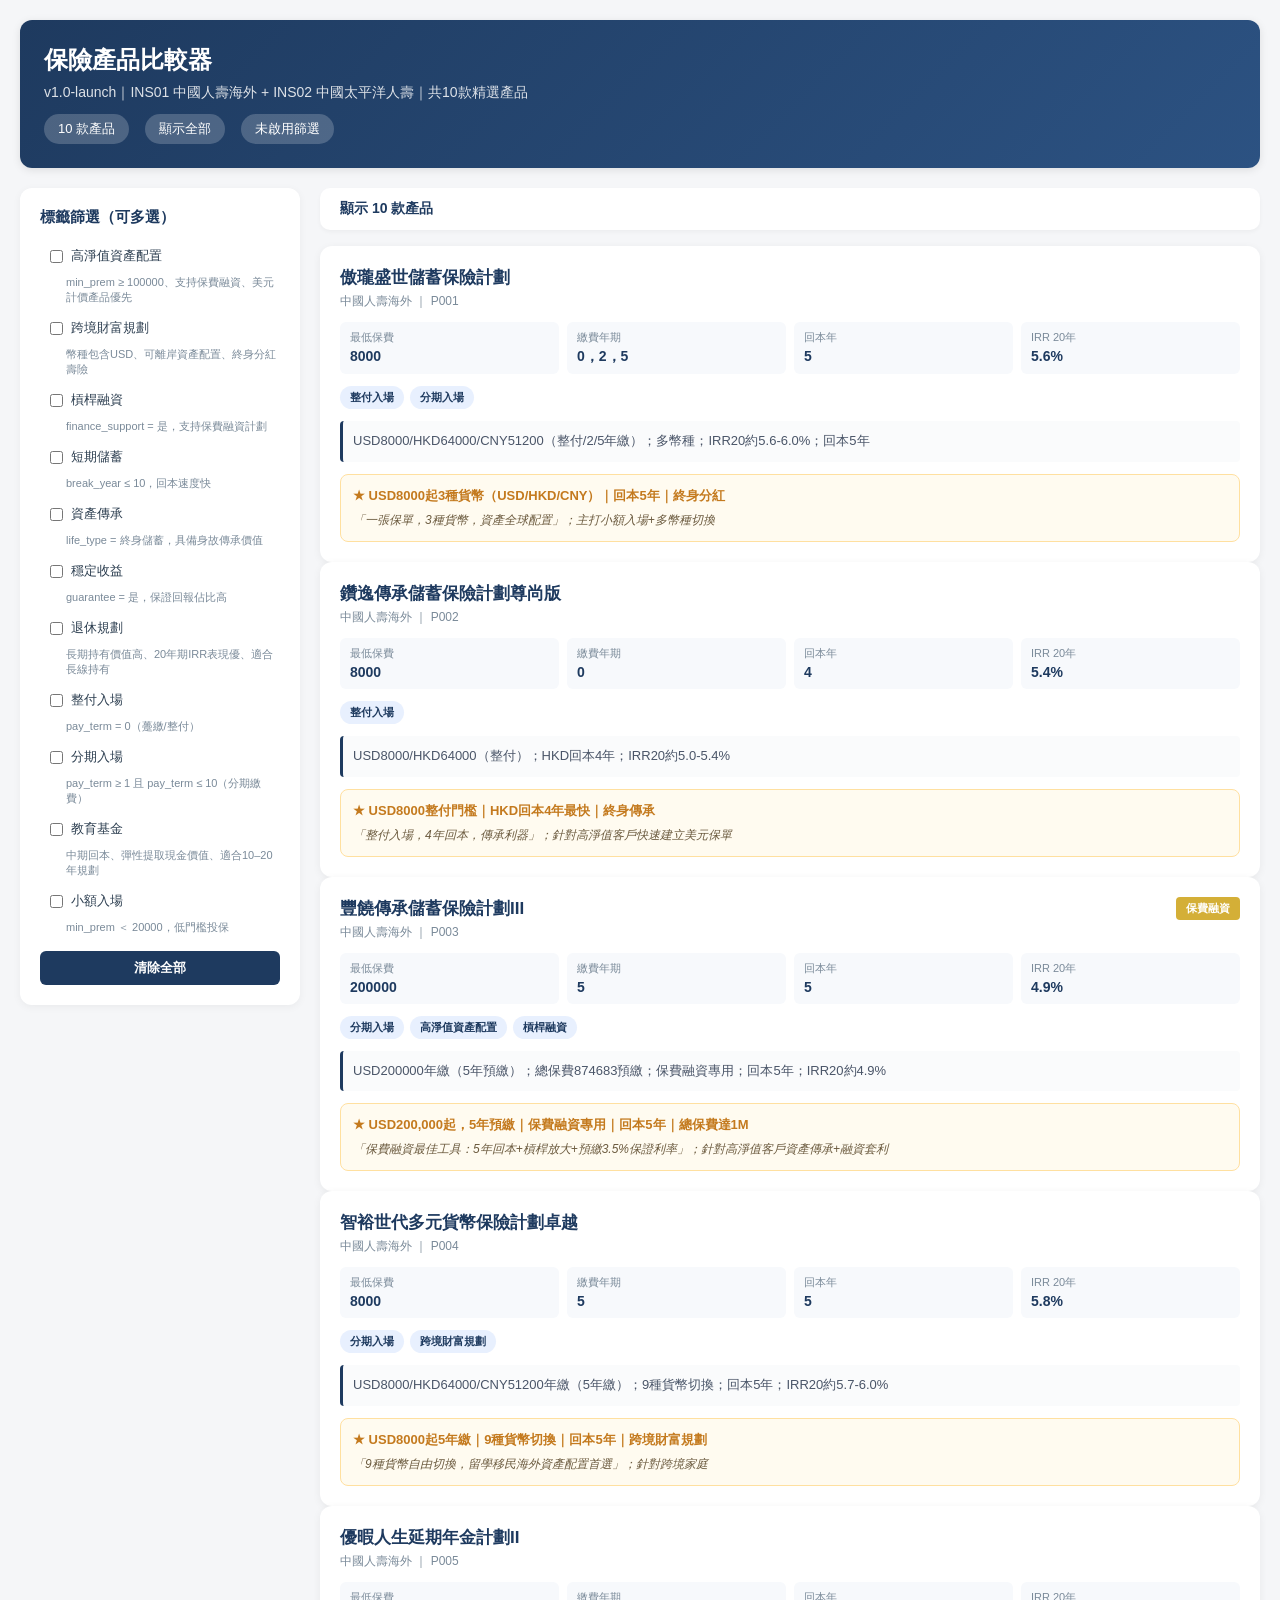
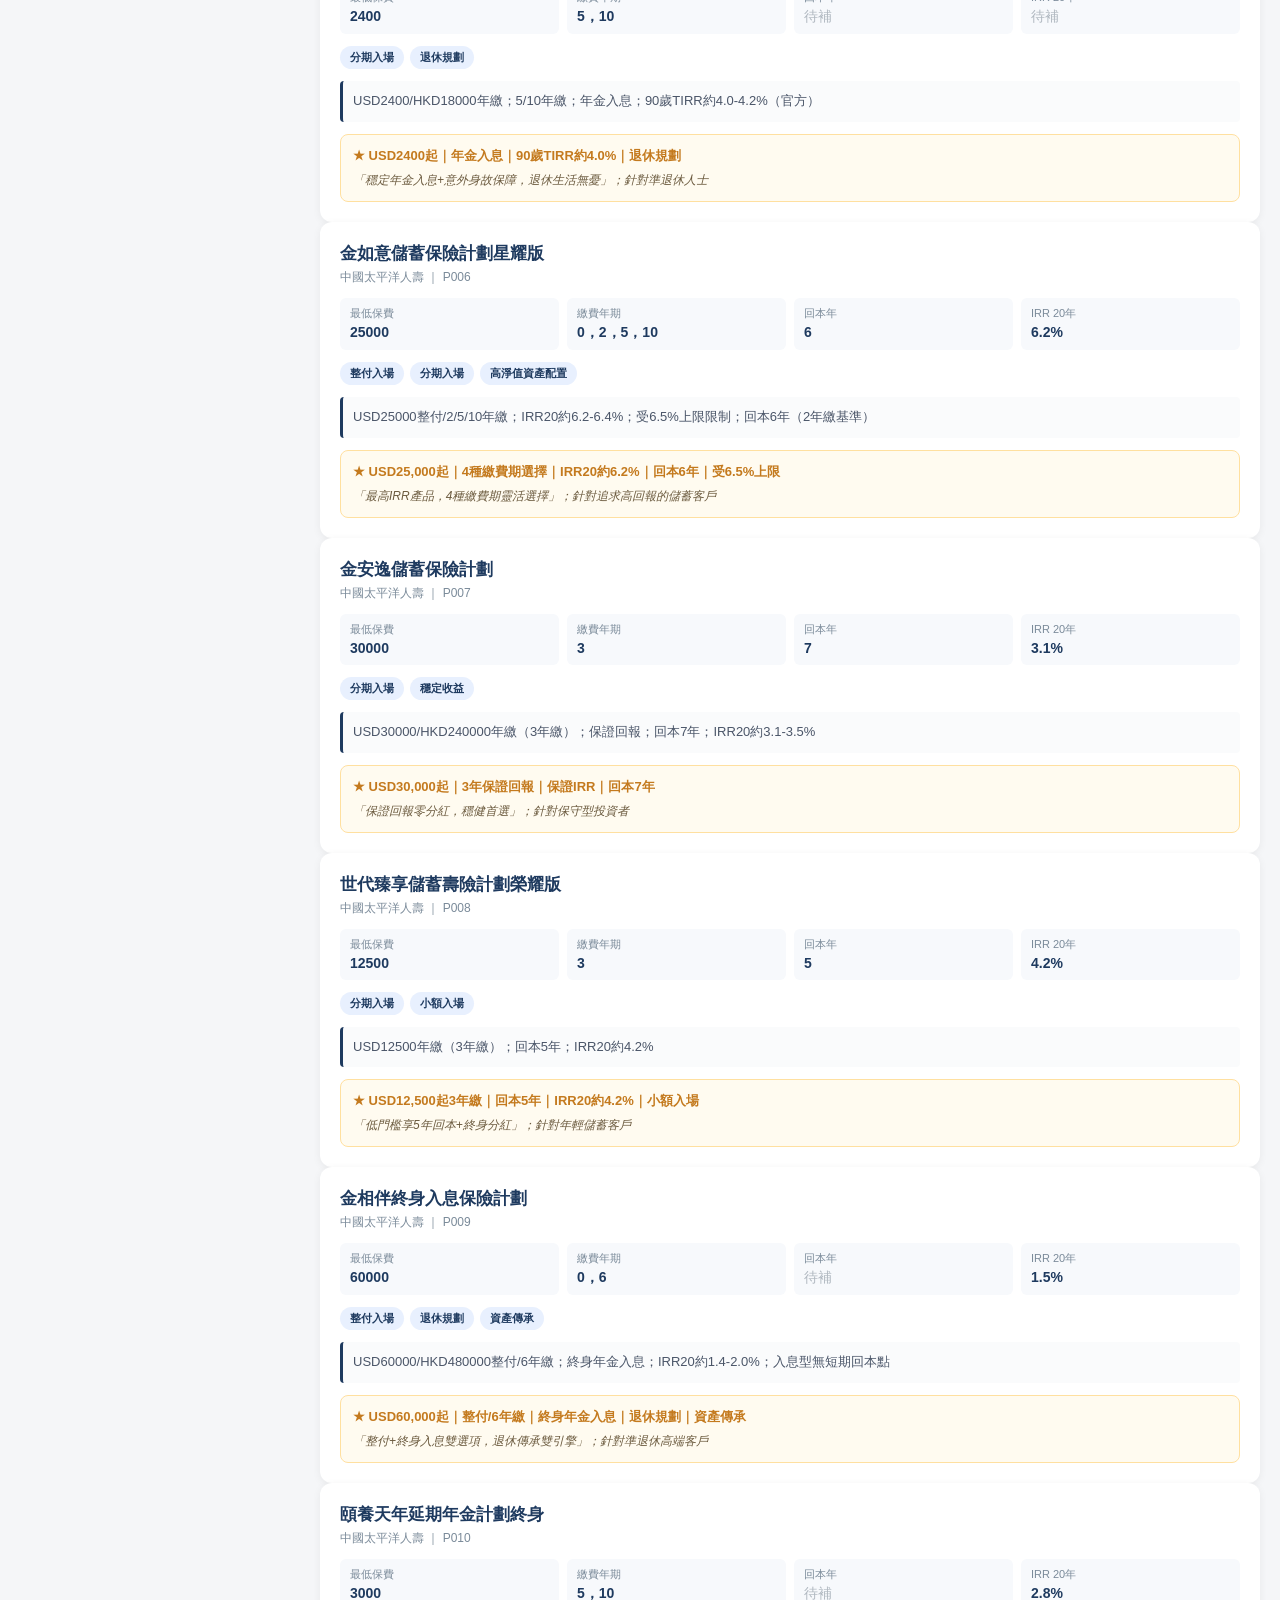
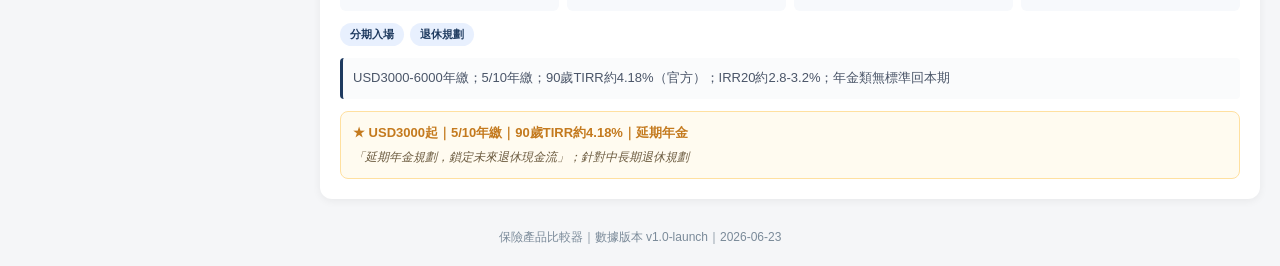
<file: index.html>
<!DOCTYPE html>
<html lang="zh-HK">
<head>
<meta charset="UTF-8">
<meta name="viewport" content="width=device-width, initial-scale=1.0">
<title>保險產品比較器｜INS01+INS02 精選10款</title>
<style>
* { box-sizing: border-box; margin: 0; padding: 0; }
body { font-family: -apple-system, BlinkMacSystemFont, "Microsoft JhengHei", "PingFang TC", sans-serif; background: #f5f6f8; color: #2c3e50; padding: 20px; }
header { background: linear-gradient(135deg, #1e3a5f 0%, #2c5282 100%); color: #fff; padding: 24px; border-radius: 12px; margin-bottom: 20px; box-shadow: 0 2px 8px rgba(0,0,0,0.1); }
h1 { font-size: 24px; margin-bottom: 8px; }
.subtitle { font-size: 14px; opacity: 0.85; }
.stats { display: flex; gap: 16px; margin-top: 12px; flex-wrap: wrap; }
.stat-badge { background: rgba(255,255,255,0.2); padding: 6px 14px; border-radius: 20px; font-size: 13px; }
.layout { display: grid; grid-template-columns: 280px 1fr; gap: 20px; }
@media (max-width: 768px) { .layout { grid-template-columns: 1fr; } }
.sidebar { background: #fff; padding: 20px; border-radius: 12px; box-shadow: 0 2px 8px rgba(0,0,0,0.05); height: fit-content; position: sticky; top: 20px; }
.sidebar h3 { font-size: 15px; margin-bottom: 12px; color: #1e3a5f; }
.tag-group { margin-bottom: 16px; }
.tag-label { display: flex; align-items: center; padding: 8px 10px; border-radius: 6px; cursor: pointer; font-size: 13px; transition: background 0.15s; }
.tag-label:hover { background: #f0f4f8; }
.tag-label input { margin-right: 8px; cursor: pointer; }
.tag-rule { font-size: 11px; color: #7a8a99; margin: 2px 0 6px 26px; }
.action-row { display: flex; gap: 8px; margin-top: 12px; }
.btn { flex: 1; padding: 8px; border: none; border-radius: 6px; cursor: pointer; font-size: 13px; font-weight: 600; }
.btn-primary { background: #1e3a5f; color: #fff; }
.btn-primary:hover { background: #2c5282; }
.btn-ghost { background: #e8ecf0; color: #2c3e50; }
.btn-ghost:hover { background: #d4dae0; }
.main { display: flex; flex-direction: column; gap: 16px; }
.result-header { background: #fff; padding: 12px 20px; border-radius: 10px; font-size: 14px; color: #1e3a5f; font-weight: 600; box-shadow: 0 2px 4px rgba(0,0,0,0.04); }
.product-card { background: #fff; border-radius: 12px; padding: 20px; box-shadow: 0 2px 8px rgba(0,0,0,0.06); transition: transform 0.2s, box-shadow 0.2s; }
.product-card:hover { transform: translateY(-2px); box-shadow: 0 4px 12px rgba(0,0,0,0.1); }
.card-head { display: flex; justify-content: space-between; align-items: flex-start; margin-bottom: 12px; }
.prod-title { font-size: 17px; font-weight: 700; color: #1e3a5f; margin-bottom: 4px; }
.prod-meta { font-size: 12px; color: #7a8a99; }
.finance-tag { background: #d4af37; color: #fff; padding: 4px 10px; border-radius: 4px; font-size: 11px; font-weight: 700; }
.finance-tag.no { display: none; }
.metrics { display: grid; grid-template-columns: repeat(4, 1fr); gap: 8px; margin: 12px 0; }
@media (max-width: 600px) { .metrics { grid-template-columns: repeat(2, 1fr); } }
.metric { background: #f7f9fc; padding: 8px 10px; border-radius: 6px; }
.metric-label { font-size: 11px; color: #7a8a99; margin-bottom: 2px; }
.metric-value { font-size: 14px; font-weight: 700; color: #1e3a5f; }
.metric-value.tbd { color: #b0b8c0; font-weight: 400; }
.tag-list { display: flex; flex-wrap: wrap; gap: 6px; margin: 12px 0; }
.tag-chip { background: #e8f0fe; color: #1e3a5f; padding: 4px 10px; border-radius: 12px; font-size: 11px; font-weight: 600; }
.feature-text { font-size: 13px; line-height: 1.6; color: #4a5568; margin: 8px 0; padding: 10px; background: #fafbfc; border-left: 3px solid #1e3a5f; border-radius: 4px; }
.influencer-block { margin-top: 12px; padding: 12px; background: #fffbf0; border-radius: 8px; border: 1px solid #ffe0a0; }
.influencer-block .point { font-size: 13px; font-weight: 700; color: #c47a1e; margin-bottom: 6px; }
.influencer-block .scene { font-size: 12px; color: #6b5a3e; line-height: 1.5; font-style: italic; }
.no-result { background: #fff; padding: 40px; text-align: center; border-radius: 12px; color: #7a8a99; }
footer { text-align: center; margin-top: 30px; color: #7a8a99; font-size: 12px; }
</style>
</head>
<body>

<header>
  <h1>保險產品比較器</h1>
  <div class="subtitle">v1.0-launch｜INS01 中國人壽海外 + INS02 中國太平洋人壽｜共10款精選產品</div>
  <div class="stats">
    <span class="stat-badge" id="stat-total">10 款產品</span>
    <span class="stat-badge" id="stat-shown">顯示全部</span>
    <span class="stat-badge" id="stat-filter">未啟用篩選</span>
  </div>
</header>

<div class="layout">
  <aside class="sidebar">
    <h3>標籤篩選（可多選）</h3>
    <div class="tag-group" id="tagContainer"></div>
    <div class="action-row">
      <button class="btn btn-primary" id="clearBtn">清除全部</button>
    </div>
  </aside>
  <main class="main">
    <div class="result-header" id="resultHeader">顯示 10 款產品</div>
    <div id="productContainer"></div>
  </main>
</div>

<footer>保險產品比較器｜數據版本 v1.0-launch｜2026-06-23</footer>

<script>
const PRODUCTS = [
  {
    prod_id: "P001", ins_id: "INS01", ins_name: "中國人壽海外",
    prod_name: "傲瓏盛世儲蓄保險計劃", pay_term: "0，2，5", min_prem: "8000",
    break_year: "5", irr_20: "5.6", guarantee: "否", life_type: "終身儲蓄",
    tag_list: ["整付入場", "分期入場"],
    feature_short: "USD8000/HKD64000/CNY51200（整付/2/5年繳）；多幣種；IRR20約5.6-6.0%；回本5年",
    finance_support: "否",
    influencer_point: "USD8000起3種貨幣（USD/HKD/CNY）｜回本5年｜終身分紅",
    scene_desc: "「一張保單，3種貨幣，資產全球配置」；主打小額入場+多幣種切換"
  },
  {
    prod_id: "P002", ins_id: "INS01", ins_name: "中國人壽海外",
    prod_name: "鑽逸傳承儲蓄保險計劃尊尚版", pay_term: "0", min_prem: "8000",
    break_year: "4", irr_20: "5.4", guarantee: "否", life_type: "終身儲蓄",
    tag_list: ["整付入場"],
    feature_short: "USD8000/HKD64000（整付）；HKD回本4年；IRR20約5.0-5.4%",
    finance_support: "否",
    influencer_point: "USD8000整付門檻｜HKD回本4年最快｜終身傳承",
    scene_desc: "「整付入場，4年回本，傳承利器」；針對高淨值客戶快速建立美元保單"
  },
  {
    prod_id: "P003", ins_id: "INS01", ins_name: "中國人壽海外",
    prod_name: "豐饒傳承儲蓄保險計劃III", pay_term: "5", min_prem: "200000",
    break_year: "5", irr_20: "4.9", guarantee: "否", life_type: "終身儲蓄",
    tag_list: ["分期入場", "高淨值資產配置", "槓桿融資"],
    feature_short: "USD200000年繳（5年預繳）；總保費874683預繳；保費融資專用；回本5年；IRR20約4.9%",
    finance_support: "是",
    influencer_point: "USD200,000起，5年預繳｜保費融資專用｜回本5年｜總保費達1M",
    scene_desc: "「保費融資最佳工具：5年回本+槓桿放大+預繳3.5%保證利率」；針對高淨值客戶資產傳承+融資套利"
  },
  {
    prod_id: "P004", ins_id: "INS01", ins_name: "中國人壽海外",
    prod_name: "智裕世代多元貨幣保險計劃卓越", pay_term: "5", min_prem: "8000",
    break_year: "5", irr_20: "5.8", guarantee: "否", life_type: "終身儲蓄",
    tag_list: ["分期入場", "跨境財富規劃"],
    feature_short: "USD8000/HKD64000/CNY51200年繳（5年繳）；9種貨幣切換；回本5年；IRR20約5.7-6.0%",
    finance_support: "否",
    influencer_point: "USD8000起5年繳｜9種貨幣切換｜回本5年｜跨境財富規劃",
    scene_desc: "「9種貨幣自由切換，留學移民海外資產配置首選」；針對跨境家庭"
  },
  {
    prod_id: "P005", ins_id: "INS01", ins_name: "中國人壽海外",
    prod_name: "優暇人生延期年金計劃II", pay_term: "5，10", min_prem: "2400",
    break_year: "待補", irr_20: "待補", guarantee: "否", life_type: "定期儲蓄",
    tag_list: ["分期入場", "退休規劃"],
    feature_short: "USD2400/HKD18000年繳；5/10年繳；年金入息；90歲TIRR約4.0-4.2%（官方）",
    finance_support: "否",
    influencer_point: "USD2400起｜年金入息｜90歲TIRR約4.0%｜退休規劃",
    scene_desc: "「穩定年金入息+意外身故保障，退休生活無憂」；針對準退休人士"
  },
  {
    prod_id: "P006", ins_id: "INS02", ins_name: "中國太平洋人壽",
    prod_name: "金如意儲蓄保險計劃星耀版", pay_term: "0，2，5，10", min_prem: "25000",
    break_year: "6", irr_20: "6.2", guarantee: "否", life_type: "終身儲蓄",
    tag_list: ["整付入場", "分期入場", "高淨值資產配置"],
    feature_short: "USD25000整付/2/5/10年繳；IRR20約6.2-6.4%；受6.5%上限限制；回本6年（2年繳基準）",
    finance_support: "否",
    influencer_point: "USD25,000起｜4種繳費期選擇｜IRR20約6.2%｜回本6年｜受6.5%上限",
    scene_desc: "「最高IRR產品，4種繳費期靈活選擇」；針對追求高回報的儲蓄客戶"
  },
  {
    prod_id: "P007", ins_id: "INS02", ins_name: "中國太平洋人壽",
    prod_name: "金安逸儲蓄保險計劃", pay_term: "3", min_prem: "30000",
    break_year: "7", irr_20: "3.1", guarantee: "是", life_type: "終身儲蓄",
    tag_list: ["分期入場", "穩定收益"],
    feature_short: "USD30000/HKD240000年繳（3年繳）；保證回報；回本7年；IRR20約3.1-3.5%",
    finance_support: "否",
    influencer_point: "USD30,000起｜3年保證回報｜保證IRR｜回本7年",
    scene_desc: "「保證回報零分紅，穩健首選」；針對保守型投資者"
  },
  {
    prod_id: "P008", ins_id: "INS02", ins_name: "中國太平洋人壽",
    prod_name: "世代臻享儲蓄壽險計劃榮耀版", pay_term: "3", min_prem: "12500",
    break_year: "5", irr_20: "4.2", guarantee: "否", life_type: "終身儲蓄",
    tag_list: ["分期入場", "小額入場"],
    feature_short: "USD12500年繳（3年繳）；回本5年；IRR20約4.2%",
    finance_support: "否",
    influencer_point: "USD12,500起3年繳｜回本5年｜IRR20約4.2%｜小額入場",
    scene_desc: "「低門檻享5年回本+終身分紅」；針對年輕儲蓄客戶"
  },
  {
    prod_id: "P009", ins_id: "INS02", ins_name: "中國太平洋人壽",
    prod_name: "金相伴終身入息保險計劃", pay_term: "0，6", min_prem: "60000",
    break_year: "待補", irr_20: "1.5", guarantee: "否", life_type: "終身儲蓄",
    tag_list: ["整付入場", "退休規劃", "資產傳承"],
    feature_short: "USD60000/HKD480000整付/6年繳；終身年金入息；IRR20約1.4-2.0%；入息型無短期回本點",
    finance_support: "否",
    influencer_point: "USD60,000起｜整付/6年繳｜終身年金入息｜退休規劃｜資產傳承",
    scene_desc: "「整付+終身入息雙選項，退休傳承雙引擎」；針對準退休高端客戶"
  },
  {
    prod_id: "P010", ins_id: "INS02", ins_name: "中國太平洋人壽",
    prod_name: "頤養天年延期年金計劃終身", pay_term: "5，10", min_prem: "3000",
    break_year: "待補", irr_20: "2.8", guarantee: "否", life_type: "定期儲蓄",
    tag_list: ["分期入場", "退休規劃"],
    feature_short: "USD3000-6000年繳；5/10年繳；90歲TIRR約4.18%（官方）；IRR20約2.8-3.2%；年金類無標準回本期",
    finance_support: "否",
    influencer_point: "USD3000起｜5/10年繳｜90歲TIRR約4.18%｜延期年金",
    scene_desc: "「延期年金規劃，鎖定未來退休現金流」；針對中長期退休規劃"
  }
];

const TAGS = [
  { tag_name: "高淨值資產配置", 篩選規則: "min_prem ≥ 100000、支持保費融資、美元計價產品優先" },
  { tag_name: "跨境財富規劃", 篩選規則: "幣種包含USD、可離岸資產配置、終身分紅壽險" },
  { tag_name: "槓桿融資", 篩選規則: "finance_support = 是，支持保費融資計劃" },
  { tag_name: "短期儲蓄", 篩選規則: "break_year ≤ 10，回本速度快" },
  { tag_name: "資產傳承", 篩選規則: "life_type = 終身儲蓄，具備身故傳承價值" },
  { tag_name: "穩定收益", 篩選規則: "guarantee = 是，保證回報佔比高" },
  { tag_name: "退休規劃", 篩選規則: "長期持有價值高、20年期IRR表現優、適合長線持有" },
  { tag_name: "整付入場", 篩選規則: "pay_term = 0（躉繳/整付）" },
  { tag_name: "分期入場", 篩選規則: "pay_term ≥ 1 且 pay_term ≤ 10（分期繳費）" },
  { tag_name: "教育基金", 篩選規則: "中期回本、彈性提取現金價值、適合10–20年規劃" },
  { tag_name: "小額入場", 篩選規則: "min_prem ＜ 20000，低門檻投保" }
];

function filterProducts(selectedTags) {
  if (!selectedTags || selectedTags.length === 0) return PRODUCTS;
  return PRODUCTS.filter(p => selectedTags.every(t => p.tag_list.includes(t)));
}

function renderTags() {
  const container = document.getElementById('tagContainer');
  container.innerHTML = TAGS.map(t => `
    <label class="tag-label">
      <input type="checkbox" value="${t.tag_name}" onchange="onFilterChange()">
      <span>${t.tag_name}</span>
    </label>
    <div class="tag-rule">${t.篩選規則}</div>
  `).join('');
}

function getSelectedTags() {
  return Array.from(document.querySelectorAll('.tag-label input:checked')).map(el => el.value);
}

function formatVal(v, suffix) {
  if (!v || v === '待補') return '<span class="metric-value tbd">待補</span>';
  return '<span class="metric-value">' + v + (suffix || '') + '</span>';
}

function renderProducts() {
  const selected = getSelectedTags();
  const list = filterProducts(selected);
  const container = document.getElementById('productContainer');
  const header = document.getElementById('resultHeader');
  const statShown = document.getElementById('stat-shown');
  const statFilter = document.getElementById('stat-filter');

  if (list.length === 0) {
    container.innerHTML = '<div class="no-result">無符合條件的產品，請調整標籤組合</div>';
    header.textContent = '顯示 0 款產品';
  } else {
    container.innerHTML = list.map(p => {
      const chips = p.tag_list.map(t => '<span class="tag-chip">' + t + '</span>').join('');
      const financeClass = p.finance_support === '是' ? '' : 'no';
      return '<div class="product-card">' +
        '<div class="card-head">' +
          '<div>' +
            '<div class="prod-title">' + p.prod_name + '</div>' +
            '<div class="prod-meta">' + p.ins_name + ' ｜ ' + p.prod_id + '</div>' +
          '</div>' +
          '<div class="finance-tag ' + financeClass + '">保費融資</div>' +
        '</div>' +
        '<div class="metrics">' +
          '<div class="metric"><div class="metric-label">最低保費</div>' + formatVal(p.min_prem) + '</div>' +
          '<div class="metric"><div class="metric-label">繳費年期</div>' + formatVal(p.pay_term) + '</div>' +
          '<div class="metric"><div class="metric-label">回本年</div>' + formatVal(p.break_year) + '</div>' +
          '<div class="metric"><div class="metric-label">IRR 20年</div>' + formatVal(p.irr_20, '%') + '</div>' +
        '</div>' +
        '<div class="tag-list">' + chips + '</div>' +
        '<div class="feature-text">' + p.feature_short + '</div>' +
        '<div class="influencer-block">' +
          '<div class="point">★ ' + p.influencer_point + '</div>' +
          '<div class="scene">' + p.scene_desc + '</div>' +
        '</div>' +
      '</div>';
    }).join('');
    header.textContent = '顯示 ' + list.length + ' 款產品';
  }
  statShown.textContent = list.length === PRODUCTS.length ? '顯示全部' : '篩選後 ' + list.length + ' 款';
  statFilter.textContent = selected.length === 0 ? '未啟用篩選' : '已選 ' + selected.length + ' 個標籤：' + selected.join('、');
}

function onFilterChange() { renderProducts(); }

document.getElementById('clearBtn').addEventListener('click', function() {
  document.querySelectorAll('.tag-label input').forEach(function(el) { el.checked = false; });
  renderProducts();
});

renderTags();
renderProducts();
</script>
</body>
</html>
</file>
